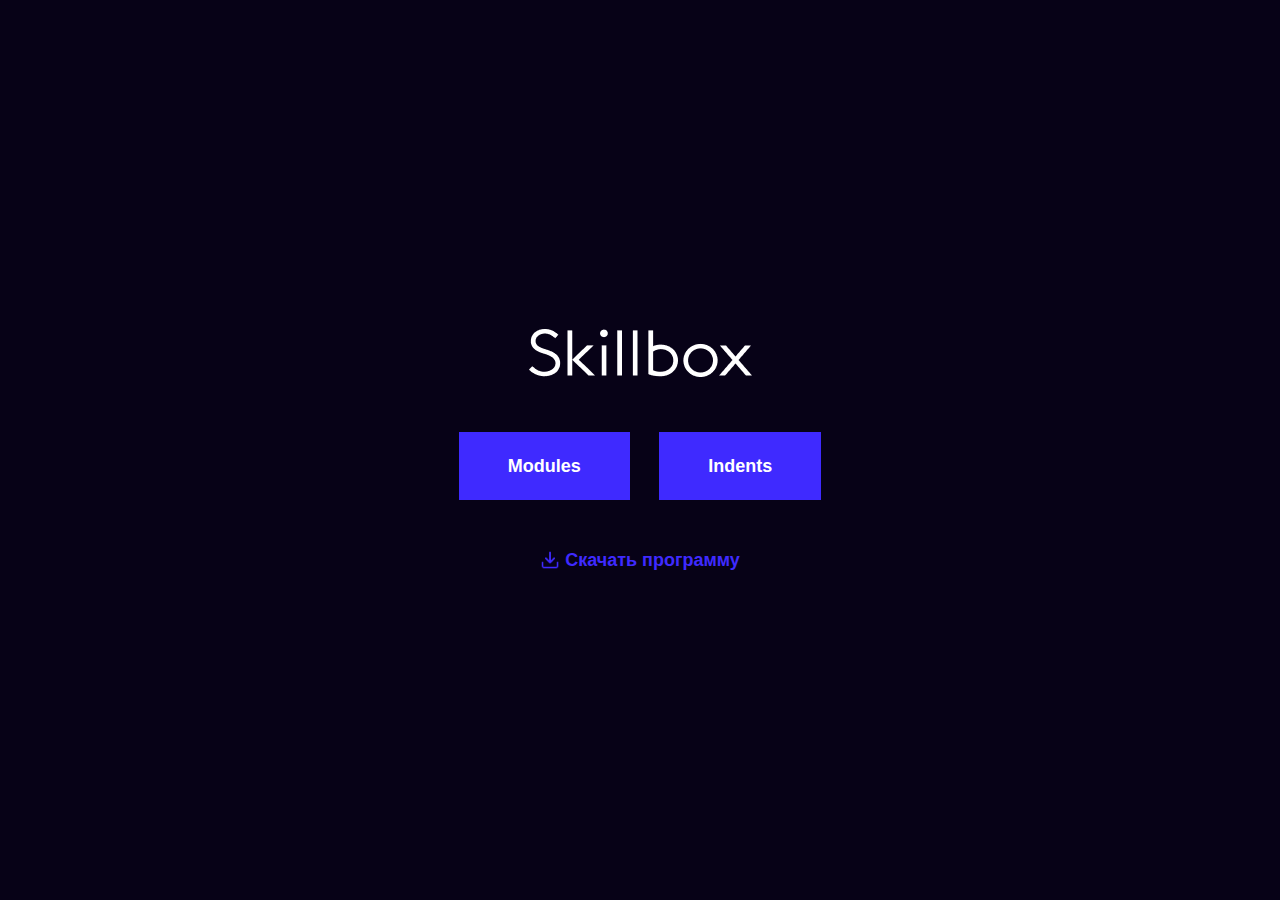
<file:  2 skillbox/index.html>
<!DOCTYPE html>
<html lang="ru">

<head>
  <meta charset="UTF-8">
  <meta http-equiv="X-UA-Compatible" content="IE=edge">
  <meta name="viewport" content="width=device-width, initial-scale=1.0">
  <title>Скилл бокс</title>
  <link rel="stylesheet" href="css/normalize.css">
  <link rel="stylesheet" href="css/style.css">
</head>

<body>
  <div class="main-content">
    <div class="logo-link">
      <a target="_blank" href="https://skillbox.ru">
        <img src="img/logo-light.png" alt="skillbox" />
      </a>
    </div>
    <div class="modules-indens">
      <a href="include/modules.html" class="modules-link">Modules</a>
      <a target="_blank" href="include/article.html" class="indents-link">Indents</a>
    </div>
    <div>
      <a href="files/skillbox.docx" download class="download-program download-program--icon">Скачать программу</a>
    </div>
  </div>
</body>

</html>
</file>
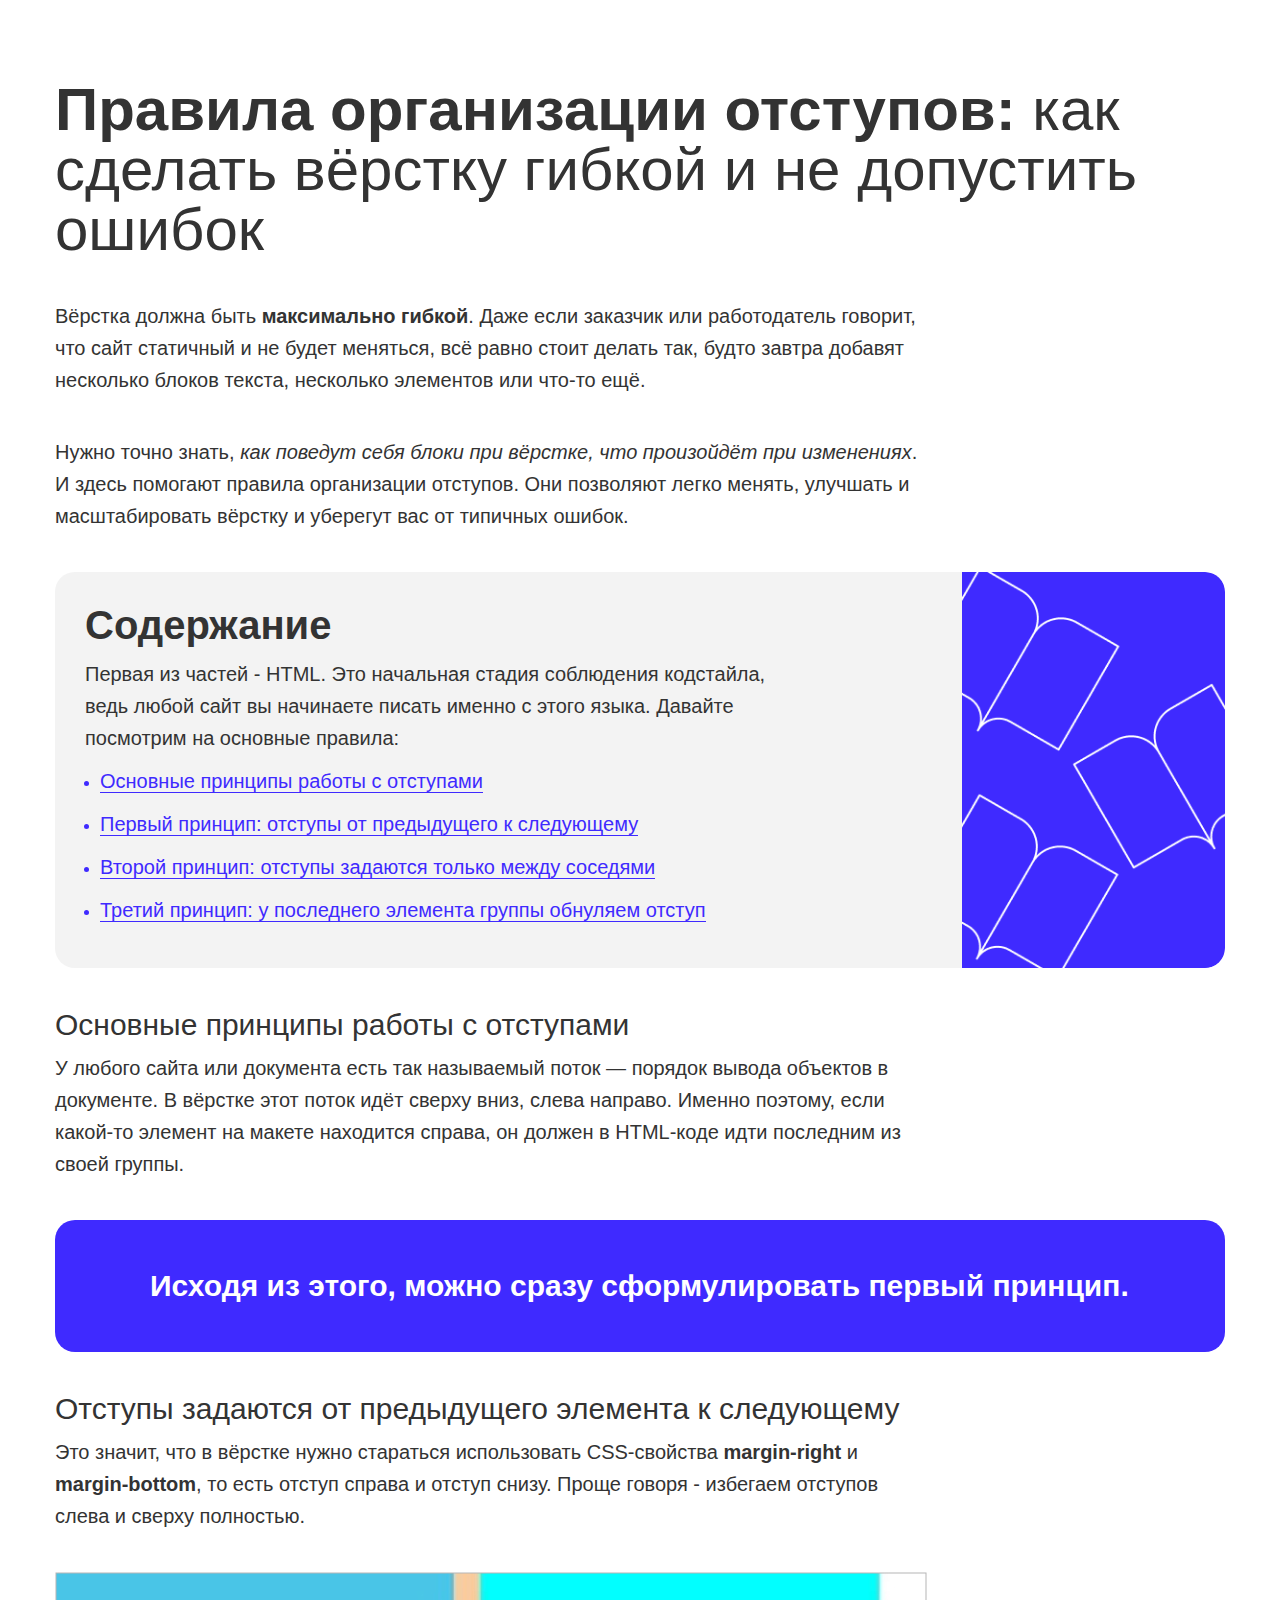
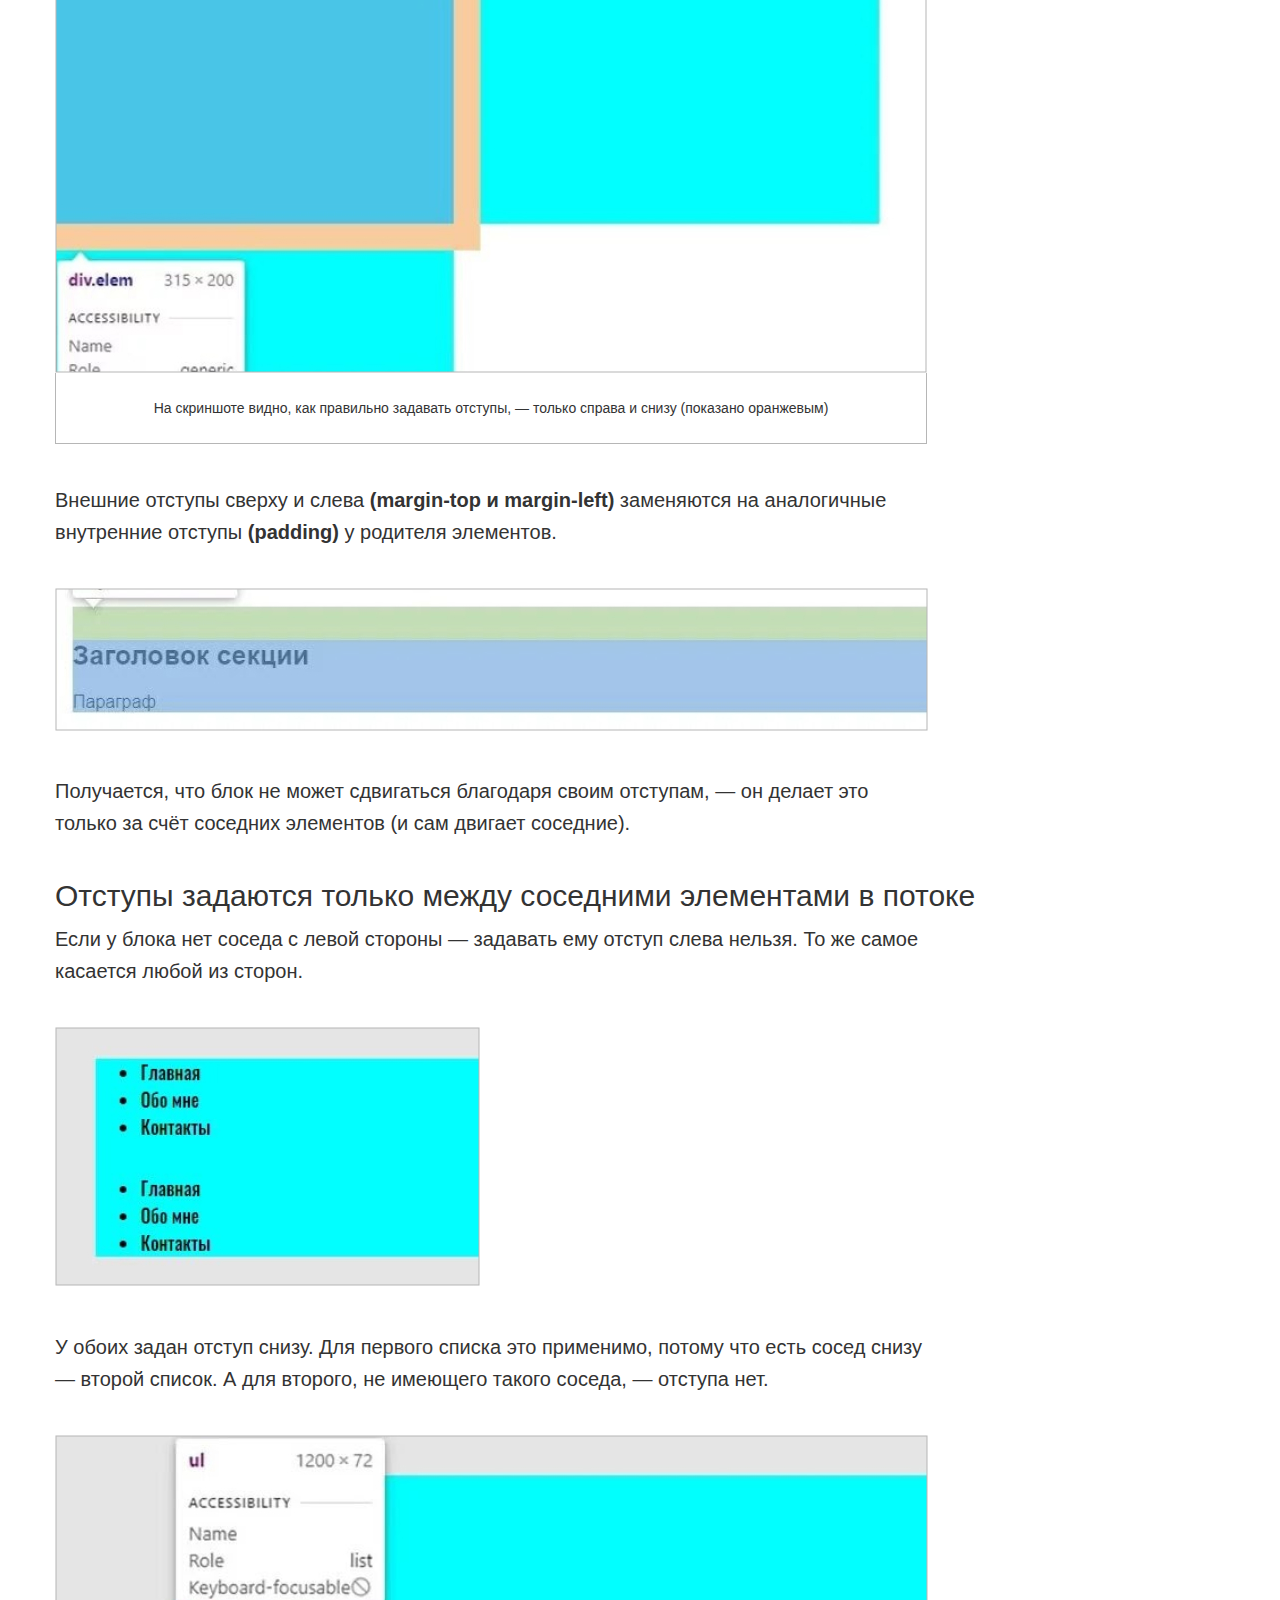
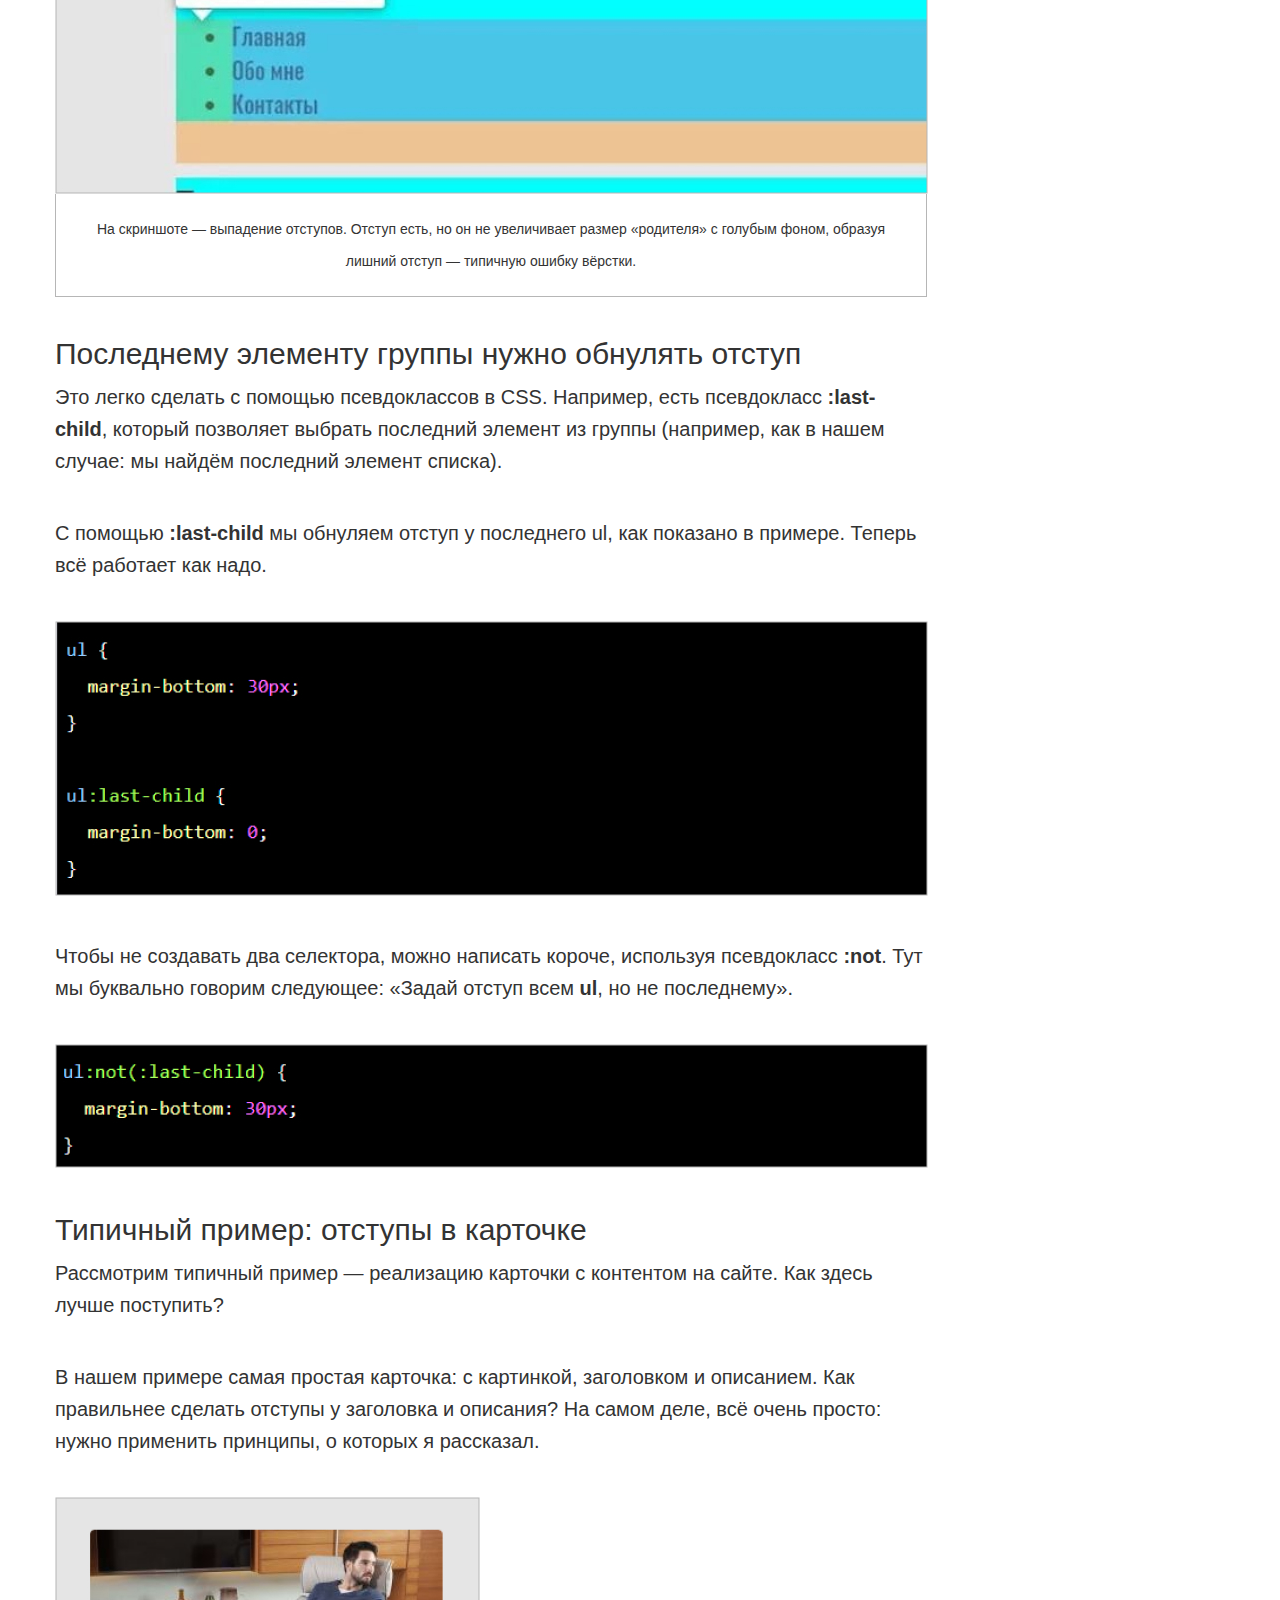
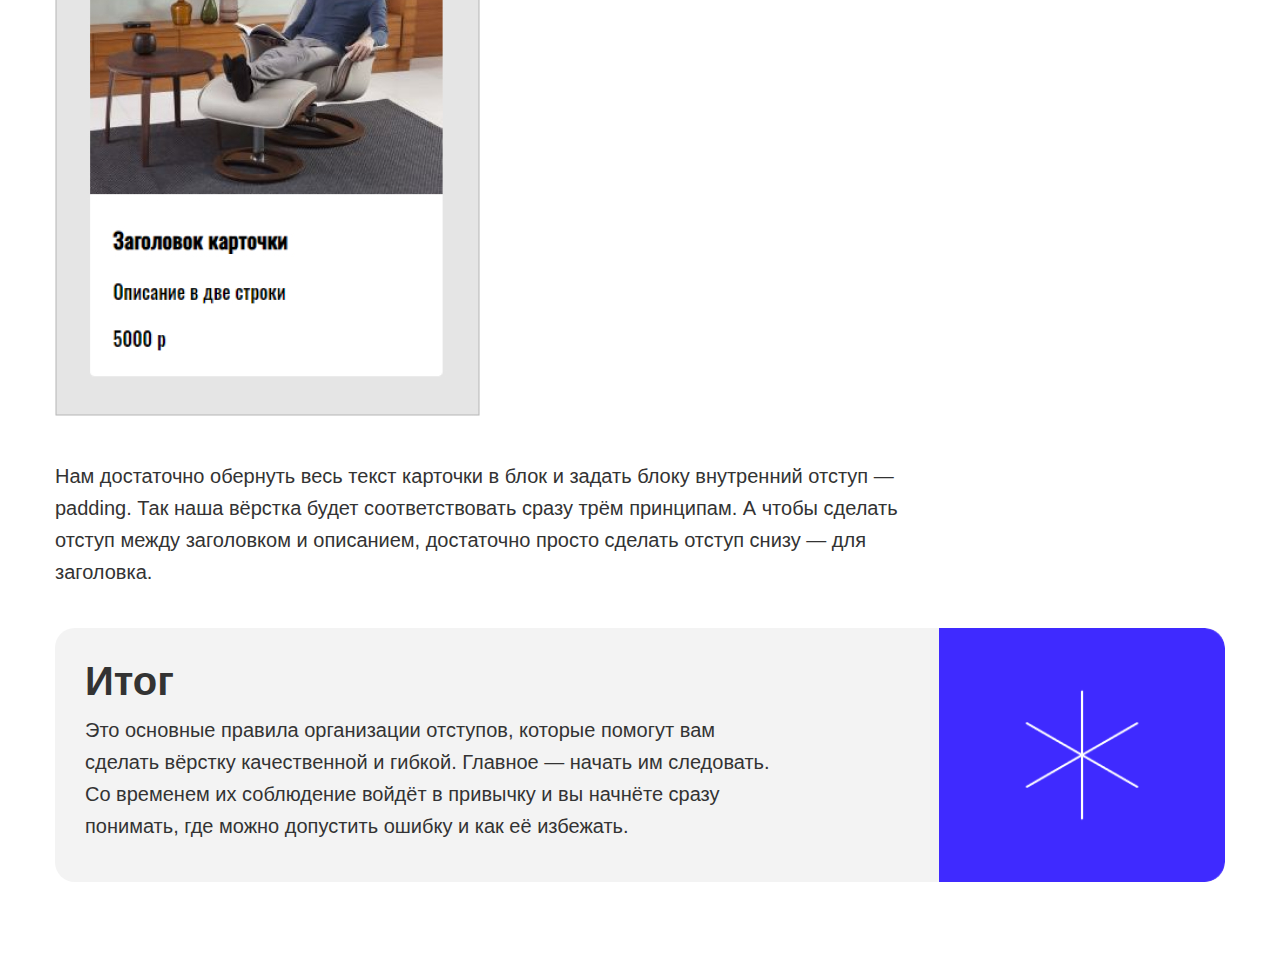
<file:  2 skillbox/include/article.html>
<!DOCTYPE html>
<html lang="ru">

<head>
  <meta charset="UTF-8">
  <meta http-equiv="X-UA-Compatible" content="IE=edge">
  <meta name="viewport" content="width=device-width, initial-scale=1.0">
  <title>Правила организации отступов</title>
  <link rel="stylesheet" href="../css/normalize.css">
  <link rel="stylesheet" href="../css/style.css">
</head>

<body>
  <div class="container">
    <h1 class="main-title">
      <b>Правила организации отступов:</b> как сделать вёрстку гибкой и не допустить ошибок
    </h1>
    <p class="text">
      Вёрстка должна быть <strong>максимально гибкой</strong>. Даже если заказчик или работодатель говорит, что сайт
      статичный и не будет меняться, всё равно стоит делать так, будто завтра добавят несколько блоков текста, несколько
      элементов или что-то ещё.
    </p>
    <p class="text">
      Нужно точно знать, <i>как поведут себя блоки при вёрстке, что произойдёт при изменениях</i>. И здесь помогают
      правила организации отступов. Они позволяют легко менять, улучшать и масштабировать вёрстку и уберегут вас от
      типичных ошибок.
    </p>
    <div class="gray-block gray-block--img">
    <h2 class="subtitle-text">
      Содержание
    </h2>
    <p class="text">
      Первая из частей - HTML. Это начальная стадия соблюдения кодстайла, ведь любой сайт вы начинаете писать именно с
      этого языка. Давайте посмотрим на основные правила:
    </p>
    <ul class="padding-block">
      <li class="list">
        <a href="#1" class="link-list">Основные принципы работы с отступами</a>
      </li>
      <li class="list">
        <a href="#2" class="link-list">Первый принцип: отступы от предыдущего к следующему</a>
      </li>
      <li class="list">
        <a href="#3" class="link-list">Второй принцип: отступы задаются только между соседями</a>
      </li>
      <li class="list">
        <a href="#4" class="link-list">Третий принцип: у последнего элемента группы обнуляем отступ</a>
      </li>
    </ul>
    </div>
    <div>
      <h3 class="subtitle" id="1">Основные принципы работы с отступами</h3>
      <p class="text">
        У любого сайта или документа есть так называемый поток — порядок вывода объектов в документе. В вёрстке этот
        поток идёт сверху вниз, слева направо. Именно поэтому, если какой-то элемент на макете находится справа, он
        должен в HTML-коде идти последним из своей группы.
      </p>
      <p class="text text-fon">
        Исходя из этого, можно сразу сформулировать первый принцип.
      </p>
    </div>
    <div>
      <h3 class="subtitle" id="2">Отступы задаются от предыдущего элемента к следующему</h3>
      <p class="text">
        Это значит, что в вёрстке нужно стараться использовать CSS-свойства <b>margin-right</b> и <b>margin-bottom</b>,
        то есть отступ справа и отступ снизу. Проще говоря - избегаем отступов слева и сверху полностью.
      </p>
      <figure class="image-wrapper">
        <img class="image" src="../img/1.jpg">
        <p class="text image-description">
          На скриншоте видно, как правильно задавать отступы, — только справа и снизу (показано оранжевым)
        </p>
      </figure>
      <p class="text">
        Внешние отступы сверху и слева <b>(margin-top и margin-left)</b> заменяются на аналогичные внутренние отступы
        <b>(padding)</b> у родителя элементов.
      </p>
      <img class="image" src="../img/2.jpg">
      <p class="text">
        Получается, что блок не может сдвигаться благодаря своим отступам, — он делает это только за счёт соседних
        элементов (и сам двигает соседние).
      </p>
    </div>
    <div>
      <h3 class="subtitle" id="3">Отступы задаются только между соседними элементами в потоке</h3>
      <p class="text">
        Если у блока нет соседа с левой стороны — задавать ему отступ слева нельзя. То же самое касается любой из
        сторон.
      </p>
      <img class="image" src="../img/3.jpg">
      <p class="text">
        У обоих задан отступ снизу. Для первого списка это применимо, потому что есть сосед снизу — второй список. А для
        второго, не имеющего такого соседа, — отступа нет.
      </p>
      <figure class="image-wrapper">
        <img class="image" src="../img/4.jpg">
        <p class="text image-description">
          На скриншоте — выпадение отступов. Отступ есть, но он не увеличивает размер «родителя» с голубым фоном,
          образуя лишний отступ — типичную ошибку вёрстки.
        </p>
      </figure>
    </div>
    <div>
      <h3 class="subtitle" id="4">Последнему элементу группы нужно обнулять отступ</h3>
      <p class="text">
        Это легко сделать с помощью псевдоклассов в CSS. Например, есть псевдокласс <b>:last-child</b>, который
        позволяет выбрать последний элемент из группы (например, как в нашем случае: мы найдём последний элемент
        списка).
      </p>
      <p class="text">
        С помощью <b>:last-child</b> мы обнуляем отступ у последнего ul, как показано в примере. Теперь всё работает как
        надо.
      </p>
      <img class="image" src="../img/5.jpg">
      <p class="text">
        Чтобы не создавать два селектора, можно написать короче, используя псевдокласс <b>:not</b>. Тут мы буквально
        говорим следующее: «Задай отступ всем <b>ul</b>, но не последнему».
      </p>
      <img class="image" src="../img/6.jpg">
    </div>
    <h3 class="subtitle">
      Типичный пример: отступы в карточке
    </h3>
    <p class="text">
      Рассмотрим типичный пример — реализацию карточки с контентом на сайте. Как здесь лучше поступить?
    </p>
    <p class="text">
      В нашем примере самая простая карточка: с картинкой, заголовком и описанием. Как правильнее сделать отступы у
      заголовка и описания? На самом деле, всё очень просто: нужно применить принципы, о которых я рассказал.
    </p>
    <img class="image" src="../img/7.jpg">
    <p class="text">
      Нам достаточно обернуть весь текст карточки в блок и задать блоку внутренний отступ — padding. Так наша вёрстка
      будет соответствовать сразу трём принципам. А чтобы сделать отступ между заголовком и описанием, достаточно просто
      сделать отступ снизу — для заголовка.
    </p>
    <div class="gray-block gray-block--image">
    <h2 class="subtitle-text">
      Итог
    </h2>
    <p class="text">
      Это основные правила организации отступов, которые помогут вам сделать вёрстку качественной и гибкой. Главное —
      начать им следовать. Со временем их соблюдение войдёт в привычку и вы начнёте сразу понимать, где можно допустить
      ошибку и как её избежать.
    </p>
    </div>
  </div>
</body>

</html>
</file>
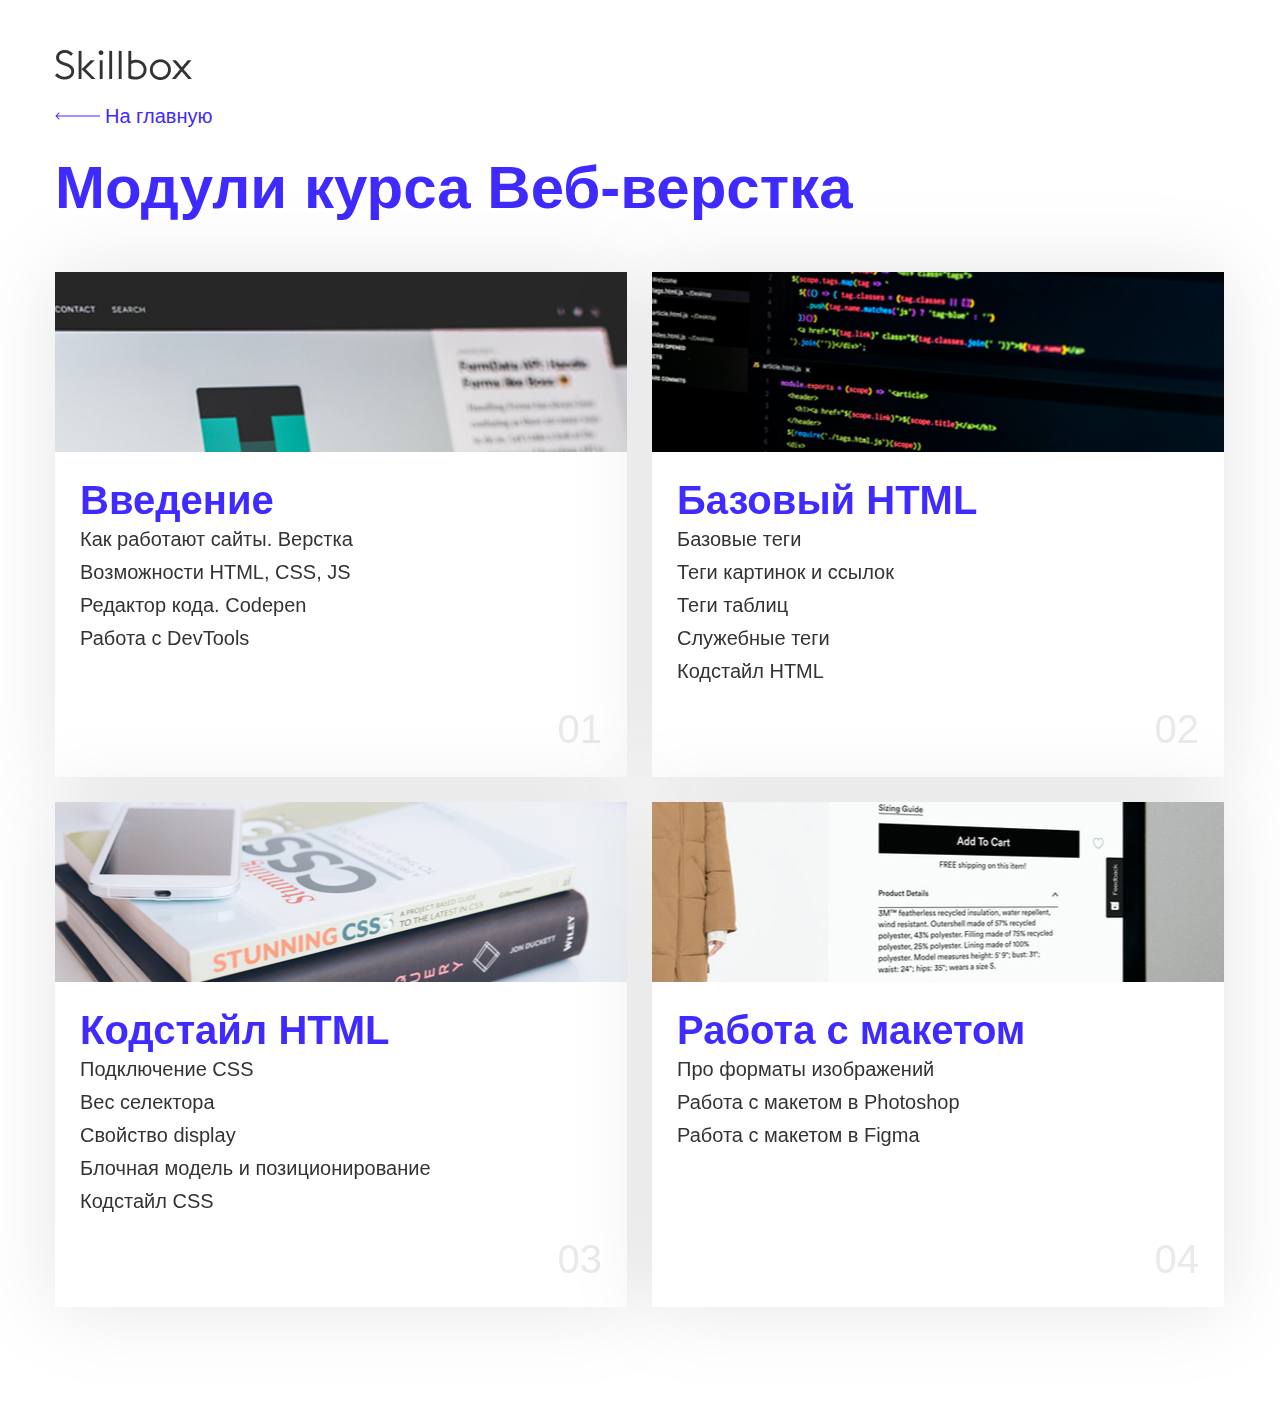
<file:  2 skillbox/include/modules.html>
<!DOCTYPE html>
<html lang="ru">

<head>
  <meta charset="UTF-8">
  <meta http-equiv="X-UA-Compatible" content="IE=edge">
  <meta name="viewport" content="width=device-width, initial-scale=1.0">
  <title>Модули</title>
  <link rel="stylesheet" href="../css/normalize.css">
  <link rel="stylesheet" href="../css/style.css">
</head>

<body>
  <div class="box">
    <div class="header-logo">
      <a target="_blank" href="https://skillbox.ru">
        <img src="../img/skillbox1.png" alt="skillbox" />
      </a>
    </div>
    <div class="home-page">
      <a href="../index.html" class="home-linc-icon">На главную</a>
    </div>
    <h1 class="title">
      Модули курса Веб-верстка
    </h1>
    <ul class="card-list">
      <li class="card card-img">
        <h3 class="card_subtitle">
          Введение
        </h3>
        <ul class="card-text">
          <li>Как работают сайты. Верстка</li>
          <li>Возможности HTML, CSS, JS</li>
          <li>Редактор кода. Codepen</li>
          <li>Работа с DevTools</li>
        </ul>
        <span class="card-number">01</span>
      </li>
      <li class="card card-img-photo">
        <h3 class="card_subtitle">
          Базовый HTML
        </h3>
        <ul class="card-text">
          <li>Базовые теги</li>
          <li>Теги картинок и ссылок</li>
          <li>Теги таблиц</li>
          <li>Служебные теги</li>
          <li>Кодстайл HTML</li>
        </ul>
        <span class="card-number">02</span>
      </li>
      <li class="card card-image">
        <h3 class="card_subtitle">
          Кодстайл HTML
        </h3>
        <ul class="card-text">
          <li>Подключение CSS</li>
          <li>Вес селектора</li>
          <li>Свойство display</li>
          <li>Блочная модель и позиционирование</li>
          <li>Кодстайл CSS</li>
        </ul>
        <span class="card-number">03</span>
      </li>
      <li class="card card-image-fon">
        <h3 class="card_subtitle">
          Работа с макетом
        </h3>
        <ul class="card-text">
          <li>Про форматы изображений</li>
          <li>Работа с макетом в Photoshop</li>
          <li>Работа с макетом в Figma</li>
        </ul>
        <span class="card-number">04</span>
      </li>
    </ul>
  </div>
</body>

</html>
</file>
<file:  2 skillbox/css/style.css>
html {
  box-sizing: border-box;
}

*,
*::before,
*::after {
  box-sizing: inherit;
}

a {
  color: inherit;
  text-decoration: none;
}

img {
  max-width: 100%;
}

body {
  font-family: Arial, Verdana, sans-serif;
}

.main-content {
  display: flex;
  flex-direction: column;
  align-items: center;
  justify-content: center;
  min-height: 100vh;
  color: #fff;
  background-color: #070217;
}

.logo-link {
  margin-bottom: 50px;
}

.modules-indens {
  margin-bottom: 50px;
}

.modules-link,
.indents-link {
  display: inline-block;
  padding: 24px 49px;
  background-color: #3f2aff;
  font-weight: 700;
  font-size: 18px;
}

.indents-link:not(:last-child),
.modules-link:not(:last-child) {
  margin-right: 25px;
}

.download-program {
  font-weight: 700;
  font-size: 18px;
  color: #3f2aff;
}

.download-program--icon {
  padding-left: 25px;
  background-image: url("../img/download.png");
  background-position: left center;
  background-size: 20px 20px;
  background-repeat: no-repeat;
}


.container {
  margin: 0 auto;
  padding: 80px 0;
  width: 1170px;
  max-width: 100%;
}

.main-title {
  margin: 0;
  margin-bottom: 40px;
  font-weight: 400;
  font-size: 60px;
  line-height: 60px;
  color: #333;
}

.text {
  margin: 0;
  margin-bottom: 40px;
  width: 872px;
  font-weight: 400;
  font-size: 20px;
  line-height: 32px;
  color: #333;
}

.text-fon {
  border-radius: 20px;
  background-color: #3f2aff;
  display: inline-block;
  padding: 50px 95px;
  width: 100%;
  font-weight: 700;
  font-size: 30px;
  color: #fff;
}

.gray-block {
  border-radius: 20px;
  display: inline-block;
  padding: 30px;
  width: 100%;
  background-position: right center;
  background-size: contain;
  background-repeat: no-repeat;
  background-color: #f3f3f3;
}

.gray-block:not(:last-child) {
  margin-bottom: 40px;
}

.gray-block p {
  margin: 0;
  margin-bottom: 10px;
  width: 692px;

}

.gray-block--img {
  background-image: url(../img/decorate-1.png);
}

.gray-block--image {
  background-image: url(../img/decorate-2.png);
}

.subtitle-text {
  margin: 0;
  margin-bottom: 10px;
  border-width: 872px;
  font-size: 40px;
  line-height: 46px;
  color: #333;
}

.subtitle {
  margin: 0;
  margin-bottom: 10px;
  font-weight: 400;
  font-size: 30px;
  line-height: 34px;
  color: #333;
}

.padding-block li::marker {
  margin: 0;
  color: #3f2aff;
}

.padding-block {
  padding-left: 15px;
}

.list:not(:last-child) {
  margin: 0;
  margin-bottom: 20px;
}

.link-list {
  border-bottom: 1px solid #3f2aff;
  font-size: 20px;
  color: #3f2aff;
}

.image:not(figure img) {
  margin-bottom: 40px;
}

.image-wrapper {
  margin: 0;
  display: inline-block;
  /* margin-bottom: 40px; */
  font-size: 0;
  border-width: 872;

}

.image-description {
  border: 1px solid #b6b6b6;
  border-top: none;
  padding: 19px;
  font-weight: 400;
  font-size: 14px;
  text-align: center;
}

.box {
  margin: 0 auto;
  padding: 50px 0;
  width: 1170px;
  max-width: 100%;
}

.header-logo {
  width: 137px;
  height: 30px;
  margin-bottom: 25px;
}

.home-page {
  margin-bottom: 25px;
}

.home-linc-icon {
  padding-left: 50px;
  background-image: url(../img/Arrow\ 1.svg);
  background-position: left center;
  background-size: 45px 45px;
  background-repeat: no-repeat;
  font-weight: 400;
  font-size: 20px;
  line-height: 23px;
  color: #3F2AFF;
}

.title {
  margin: 0;
  margin-bottom: 50px;
  font-style: normal;
  font-weight: 700;
  font-size: 60px;
  line-height: 69px;
  color: #3F2AFF;
}

.card-list {
  font-size: 0;
  margin: 0;
  margin-bottom: 25px;
  padding: 0;
  list-style: none;
}

.card {
  margin: 0 auto;
  margin-bottom: 25px;
  position: relative;
  display: inline-block;
  vertical-align: middle;
  background-color: #fff;
  width: 572px;
  height: 505px;
  padding: 25px;
  padding-top: 205px;
  filter: drop-shadow(0px 0px 40px rgba(0, 0, 0, 0.1));
}

.card:not(:nth-child(2)):not(:nth-child(4)) {
  margin-right: 25px;
}

.card-img {
  background-image: url("../img/photo-1.1.jpg");
  background-repeat: no-repeat;
  background-size: 572px 180px;
}

.card-img-photo {
  background-image: url("../img/photo-1.2.jpg");
  background-repeat: no-repeat;
  background-size: 572px 180px;
}

.card-image {
  background-image: url("../img/photo-1.3.jpg");
  background-repeat: no-repeat;
  background-size: 572px 180px;
}

.card-image-fon {
  background-image: url("../img/photo-1.4.jpg");
  background-repeat: no-repeat;
  background-size: 572px 180px;
}

.card_subtitle {
  margin: 0;
  font-style: normal;
  font-weight: 700;
  font-size: 40px;
  line-height: 46px;
  margin-top: 0;
  color: #3F2AFF;
}

.card ul {
  margin: 0;
  padding: 0;
  list-style-type: none;
}

.card-text {
  margin: 0;
  font-style: normal;
  font-weight: 400;
  font-size: 20px;
  line-height: 165%;
  color: #333;
}

.card-number {
  margin: 0;
  position: absolute;
  right: 25px;
  top: 434px;
  font-style: normal;
  font-weight: 400;
  font-size: 40px;
  line-height: 46px;
  text-align: right;
  color: #EAEAEA;
}
</file>
